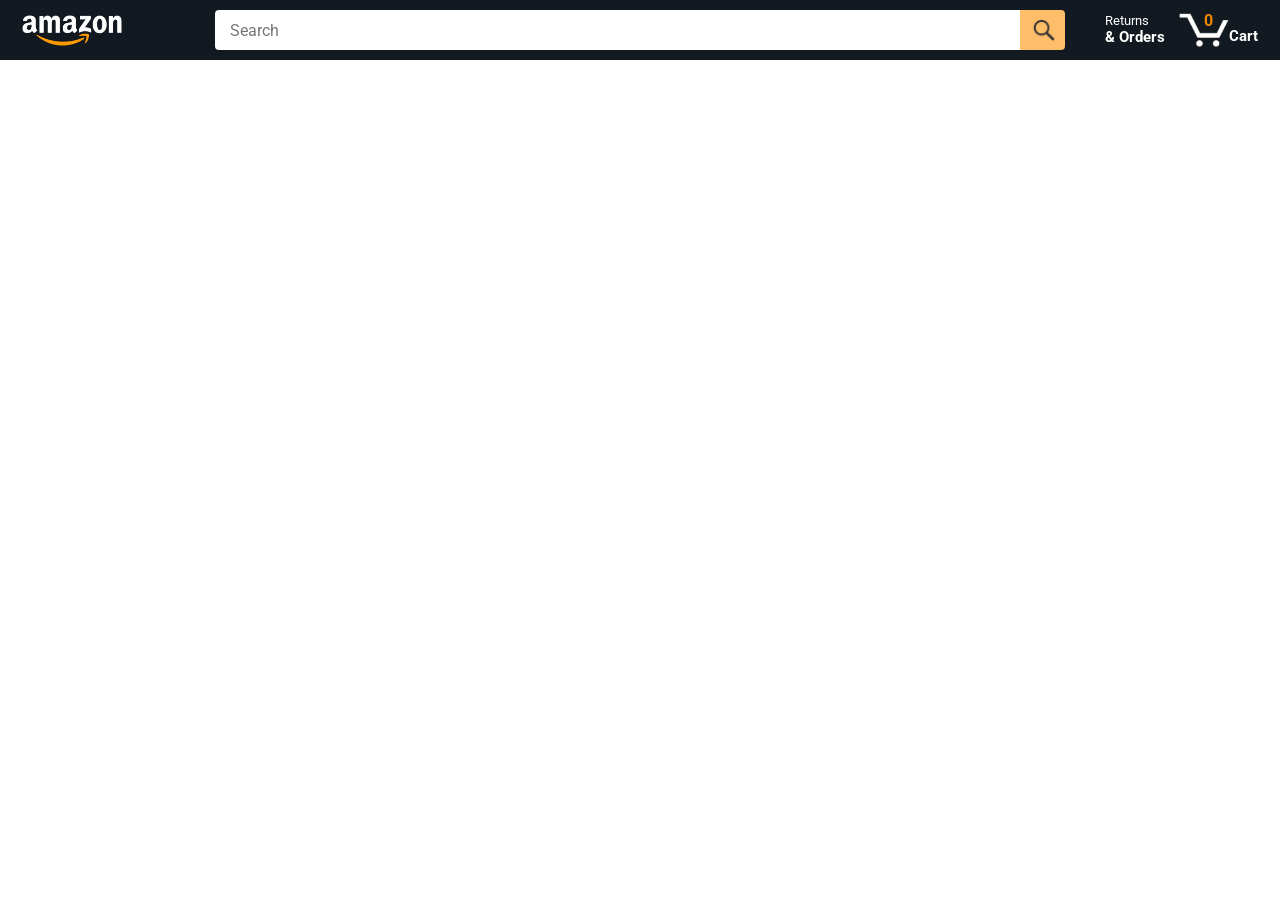
<file: index.html>
<!DOCTYPE html>
<html>
  <head>
    <title>Amazon Project</title>

    <!-- This code is needed for responsive design to work.
      (Responsive design = make the website look good on
      smaller screen sizes like a phone or a tablet). -->
    <meta name="viewport" content="width=device-width, initial-scale=1">

    <!-- Load a font called Roboto from Google Fonts. -->
    <link rel="preconnect" href="https://fonts.googleapis.com">
    <link rel="preconnect" href="https://fonts.gstatic.com" crossorigin>
    <link href="https://fonts.googleapis.com/css2?family=Roboto:wght@400;500;700&display=swap" rel="stylesheet">

    <!-- Here are the CSS files for this page. -->
    <link rel="stylesheet" href="styles/shared/general.css">
    <link rel="stylesheet" href="styles/shared/amazon-header.css">
    <link rel="stylesheet" href="styles/pages/amazon.css">
  </head>
  <body>
    <div class="amazon-header">
      <div class="amazon-header-left-section">
        <a href="index.html" class="header-link">
          <img class="amazon-logo"
            src="images/amazon-logo-white.png">
          <img class="amazon-mobile-logo"
            src="images/amazon-mobile-logo-white.png">
        </a>
      </div>

      <div class="amazon-header-middle-section">
        <input class="search-bar" type="text" placeholder="Search">

        <button class="search-button">
          <img class="search-icon" src="images/icons/search-icon.png">
        </button>
      </div>

      <div class="amazon-header-right-section">
        <a class="orders-link header-link" href="orders.html">
          <span class="returns-text">Returns</span>
          <span class="orders-text">& Orders</span>
        </a>

        <a class="cart-link header-link" href="checkout.html">
          <img class="cart-icon" src="images/icons/cart-icon.png">
          <div class="cart-quantity js-cart-quantity">0</div>
          <div class="cart-text">Cart</div>
        </a>
      </div>
    </div>

    <div class="main">
      <div class="products-grid js-products-grid">
      </div>
    </div>

    <script type="module" src="scripts/amazon.js"></script>
  </body>
</html>
</file>
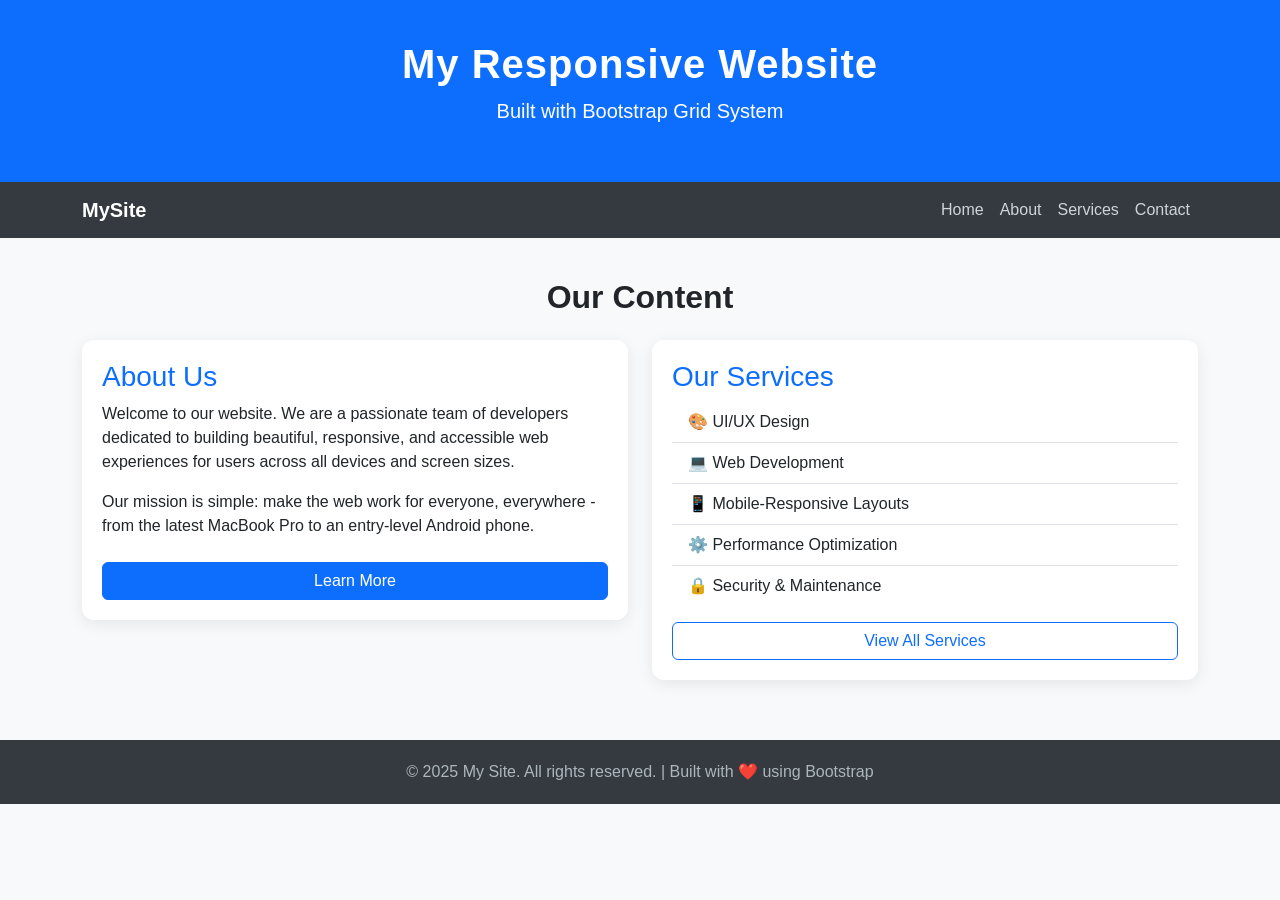
<file: ABES SEM 2 WD/index.html>
<!DOCTYPE html>
<html lang="en">
<head>
  <meta charset="UTF-8" />
  <meta name="viewport" content="width=device-width, initial-scale=1.0"/>
  <title>Responsive Bootstrap Page</title>
<!-- Bootstrap 5 CDN -->
  <link href="https://cdn.jsdelivr.net/npm/bootstrap@5.3.8/dist/css/bootstrap.min.css" rel="stylesheet" integrity="sha384-sRIl4kxILFvY47J16cr9ZwB07vP4J8+LH7qKQnuqkuIAvNWLzeN8tE5YBujZqJLB" crossorigin="anonymous">
  <style>
    /* Custom styles layered on top of Bootstrap */
    body {
      font-family: 'Segoe UI', sans-serif;
      background-color: #f8f9fa;
    }
    header {
      background-color: #0d6efd;
      color: white;
      padding: 40px 0;
      text-align: center;
    }
    header h1 {
      font-size: 2.5rem;
      font-weight: 700;
      letter-spacing: 1px;
    }
    nav {
      background-color: #343a40;
    }
    nav a {
      color: #ced4da !important;
      font-weight: 500;
      transition: color 0.3s ease;
    }
    nav a:hover {
      color: #ffffff !important;
    }
    .content-section {
      padding: 40px 0;
    }
    .card {
      border: none;
      border-radius: 12px;
      box-shadow: 0 4px 16px rgba(0,0,0,0.08);
      padding: 20px;
      margin-bottom: 20px;
    }
    .card h3 {
      color: #0d6efd;
    }
    footer {
      background-color: #343a40;
      color: #adb5bd;
      text-align: center;
      padding: 20px 0;
    }
  </style>
</head>
 <body>
  <!-- ========================
       SECTION 1: HEADER
  ========================= -->
  <header>
    <div class="container">
      <h1>My Responsive Website</h1>
      <p class="lead">Built with Bootstrap Grid System</p>
    </div>
  </header>

  <!-- ========================
       SECTION 2: NAVIGATION BAR
  ========================= -->
  <nav class="navbar navbar-expand-md navbar-dark">
    <div class="container">
      <!-- Brand / Logo -->
      <a class="navbar-brand text-white fw-bold" href="#">MySite</a>
      <!-- Hamburger Toggle (visible on small screens) -->
      <button
        class="navbar-toggler"
        type="button"
        data-bs-toggle="collapse"
        data-bs-target="#navbarMenu"
      >
        <span class="navbar-toggler-icon"></span>
      </button>
      <!-- Nav Links -->
      <div class="collapse navbar-collapse" id="navbarMenu">
        <ul class="navbar-nav ms-auto">
          <li class="nav-item"><a class="nav-link" href="#">Home</a></li>
          <li class="nav-item"><a class="nav-link" href="#">About</a></li>
          <li class="nav-item"><a class="nav-link" href="#">Services</a></li>
          <li class="nav-item"><a class="nav-link" href="#">Contact</a></li>
        </ul>
      </div>
    </div>
  </nav>

  <!-- ========================
       SECTION 3: CONTENT SECTION
  ========================= -->
  <section class="content-section">
    <div class="container">
      <h2 class="text-center mb-4 fw-bold">Our Content</h2>
      <div class="row">
        <!-- Column 1: Full width on small, half width on medium+ -->
        <div class="col-12 col-md-6">
          <div class="card">
            <h3>About Us</h3>
            <p>
              Welcome to our website. We are a passionate team of developers
              dedicated to building beautiful, responsive, and accessible
              web experiences for users across all devices and screen sizes.
            </p>
            <p>
              Our mission is simple: make the web work for everyone,
              everywhere - from the latest MacBook Pro to an entry-level Android phone.
            </p>
            <a href="#" class="btn btn-primary mt-2">Learn More</a>
          </div>
        </div>
        <!-- Column 2: Full width on small, half width on medium+ -->
        <div class="col-12 col-md-6">
          <div class="card">
            <h3>Our Services</h3>
            <ul class="list-group list-group-flush">
              <li class="list-group-item">🎨 UI/UX Design</li>
              <li class="list-group-item">💻 Web Development</li>
              <li class="list-group-item">📱 Mobile-Responsive Layouts</li>
              <li class="list-group-item">⚙️ Performance Optimization</li>
              <li class="list-group-item">🔒 Security & Maintenance</li>
            </ul>
            <a href="#" class="btn btn-outline-primary mt-3">View All Services</a>
          </div>
        </div>
      </div>
      <!-- END ROW -->
    </div>
    <!-- END CONTAINER -->
  </section>

  <!-- ========================
       SECTION 4: FOOTER
  ========================= -->
  <footer>
    <div class="container">
      <p class="mb-0">
        &copy; 2025 My Site. All rights reserved. | Built with ❤️ using Bootstrap
      </p>
    </div>
  </footer>

<!-- Bootstrap 5 JS Bundle (for navbar toggle to work) -->
 <script src="https://cdn.jsdelivr.net/npm/bootstrap@5.3.8/dist/js/bootstrap.bundle.min.js" integrity="sha384-FKyoEForCGlyvwx9Hj09JcYn3nv7wiPVlz7YYwJrWVcXK/BmnVDxM+D2scQbITxI" crossorigin="anonymous"></script>
</body>
</html>
</file>
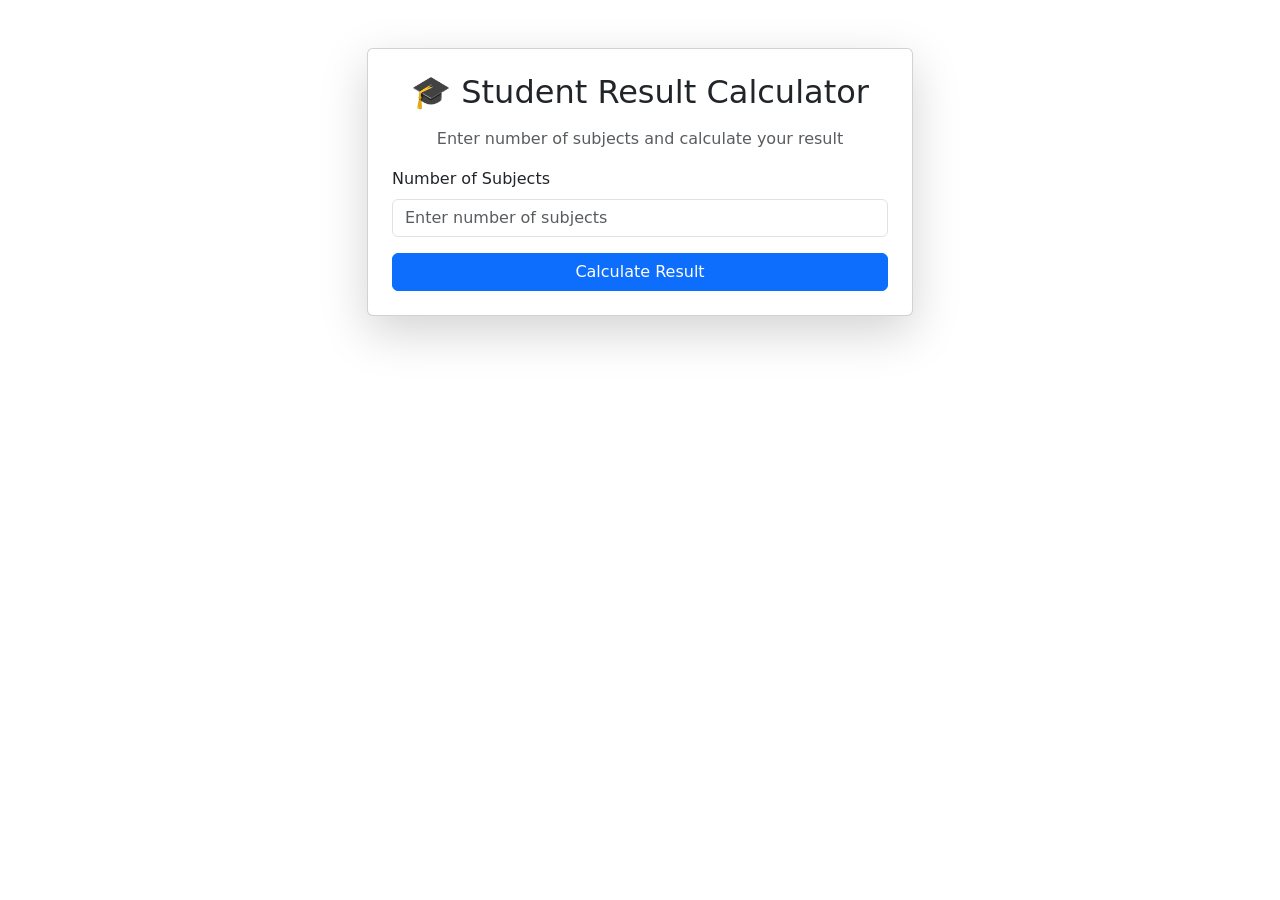
<file: JAVASCRIPT/experiment4/index.html>
<!DOCTYPE html>
<html lang="en">
<head>
<meta charset="UTF-8">
<meta name="viewport" content="width=device-width, initial-scale=1.0">
<title>Student Result Calculator</title>
<link href="https://cdn.jsdelivr.net/npm/bootstrap@5.3.2/dist/css/bootstrap.min.css" rel="stylesheet">
</head>
<body class="bg-white text-light">
<div class="container py-5">
<div class="row justify-content-center">
<div class="col-md-6">
<div class="card shadow-lg">
<div class="card-body p-4">
<h2 class="text-center mb-3">🎓 Student Result Calculator</h2>
<p class="text-center text-muted">Enter number of subjects and calculate your result</p>
<div class="mb-3">
<label class="form-label">Number of Subjects</label>
<input 
type="number"
id="numSubjects"
class="form-control"
placeholder="Enter number of subjects"min="1"max="20">
</div>
<div class="d-grid">
<button class="btn btn-primary"onclick="calculateResult()">Calculate Result</button></div>
<div id="resultBox" class="mt-4 d-none"></div></div></div></div></div></div>
<script src="script.js"></script>
</body>
</html>
</file>
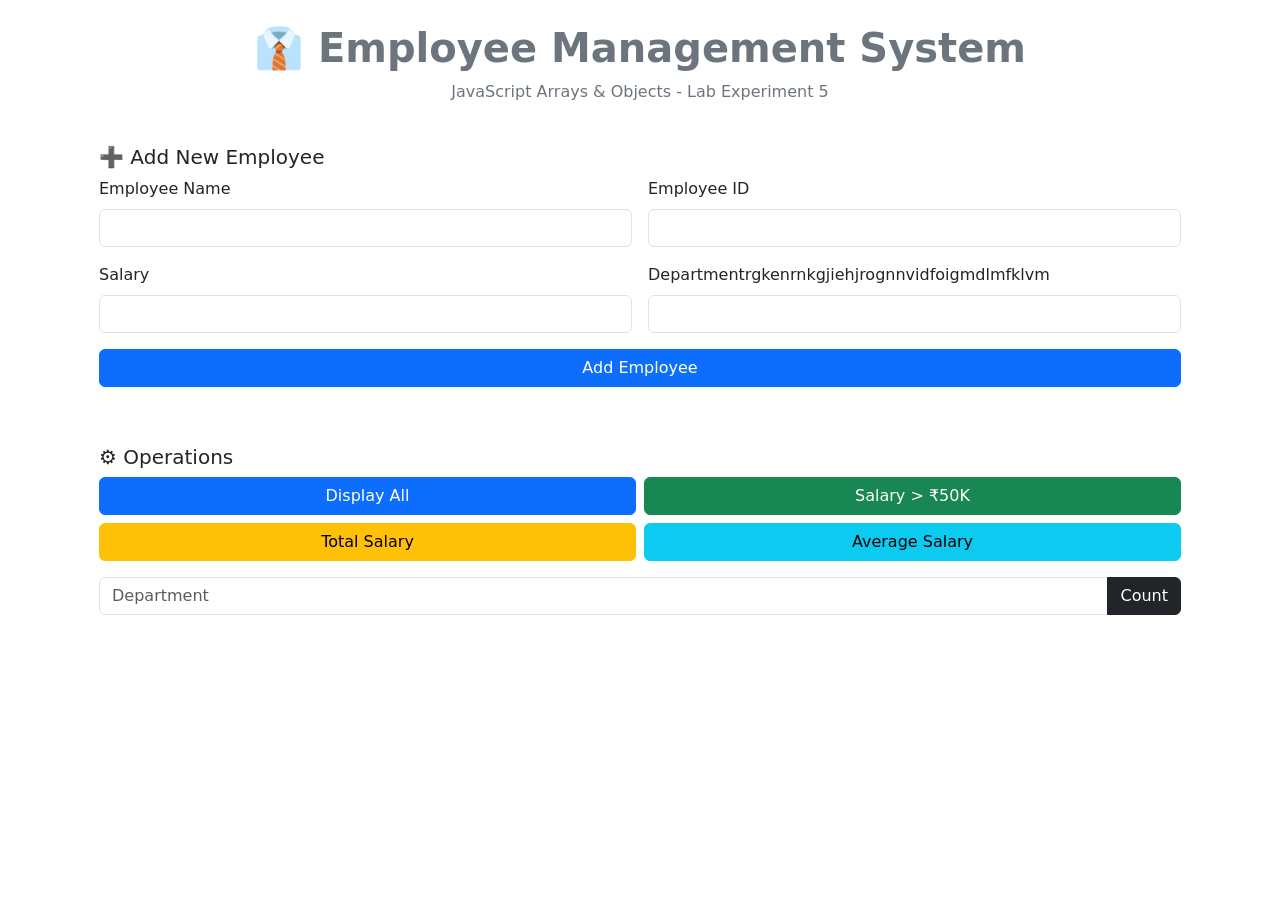
<file: JAVASCRIPT/experiment5/index.html>
<!DOCTYPE html>
<html lang="en">
<head>
<meta charset="UTF-8">
<meta name="viewport" content="width=device-width, initial-scale=1.0">
<title>Employee Management System | JS Lab</title>
<!-- Bootstrap -->
<link href="https://cdn.jsdelivr.net/npm/bootstrap@5.3.3/dist/css/bootstrap.min.css" rel="stylesheet">
<!-- Custom CSS -->
<link rel="stylesheet" href="style.css">
</head>
<body class="bg-blue text-light">
<div class="container py-4">
<!-- Header -->
<div class="text-center mb-4">
<h1 class="fw-bold text-secondary">👔 Employee Management System </h1>
<p class="text-secondary">JavaScript Arrays & Objects - Lab Experiment 5</p>
</div>
<!-- Add Employee -->
<div class="card glass mb-4">
<div class="card-body">
<h5 class="card-title">➕ Add New Employee</h5>
<div class="row g-3">
<div class="col-md-6">
<label class="form-label">Employee Name</label>
<input type="text" id="empName" class="form-control">
</div>
<div class="col-md-6">
<label class="form-label">Employee ID</label>
<input type="number" id="empId" class="form-control">
</div>
<div class="col-md-6">
<label class="form-label">Salary</label>
<input type="number" id="empSalary" class="form-control">
</div>
<div class="col-md-6">
<label class="form-label">Department</label>rgkenrnkgjiehjrognnvidfoigmdlmfklvm
<input type="text" id="empDept" class="form-control">
</div>
</div>
<button class="btn btn-primary mt-3 w-100" onclick="addEmployee()">Add Employee</button>
<div id="addMessage" class="mt-3 hidden"></div>
</div>
</div>
<!-- Operations -->
<div class="card glass mb-4">
<div class="card-body">
<h5 class="card-title">⚙️ Operations</h5>
<div class="row g-2">
<div class="col-md-6">
<button class="btn btn-primary w-100" onclick="displayAllEmployees()">Display All</button>
</div>
<div class="col-md-6">
<button class="btn btn-success w-100" onclick="filterHighSalary()">Salary > ₹50K</button>
</div>
<div class="col-md-6">
<button class="btn btn-warning w-100" onclick="calculateTotalSalary()">Total Salary</button>
</div>
<div class="col-md-6">
<button class="btn btn-info w-100" onclick="calculateAverageSalary()">Average Salary</button>
</div>
</div>
<div class="input-group mt-3">
<input type="text" id="deptInput" class="form-control" placeholder="Department">
<button class="btn btn-dark" onclick="countByDepartment()">Count</button>
</div>
</div>
</div>
<!-- Results -->
<div class="card glass">
<div class="card-body">
<div id="resultArea" class="hidden"></div>
</div>
</div>
</div>
<script src="script.js"></script>
</body>
</html>
</file>
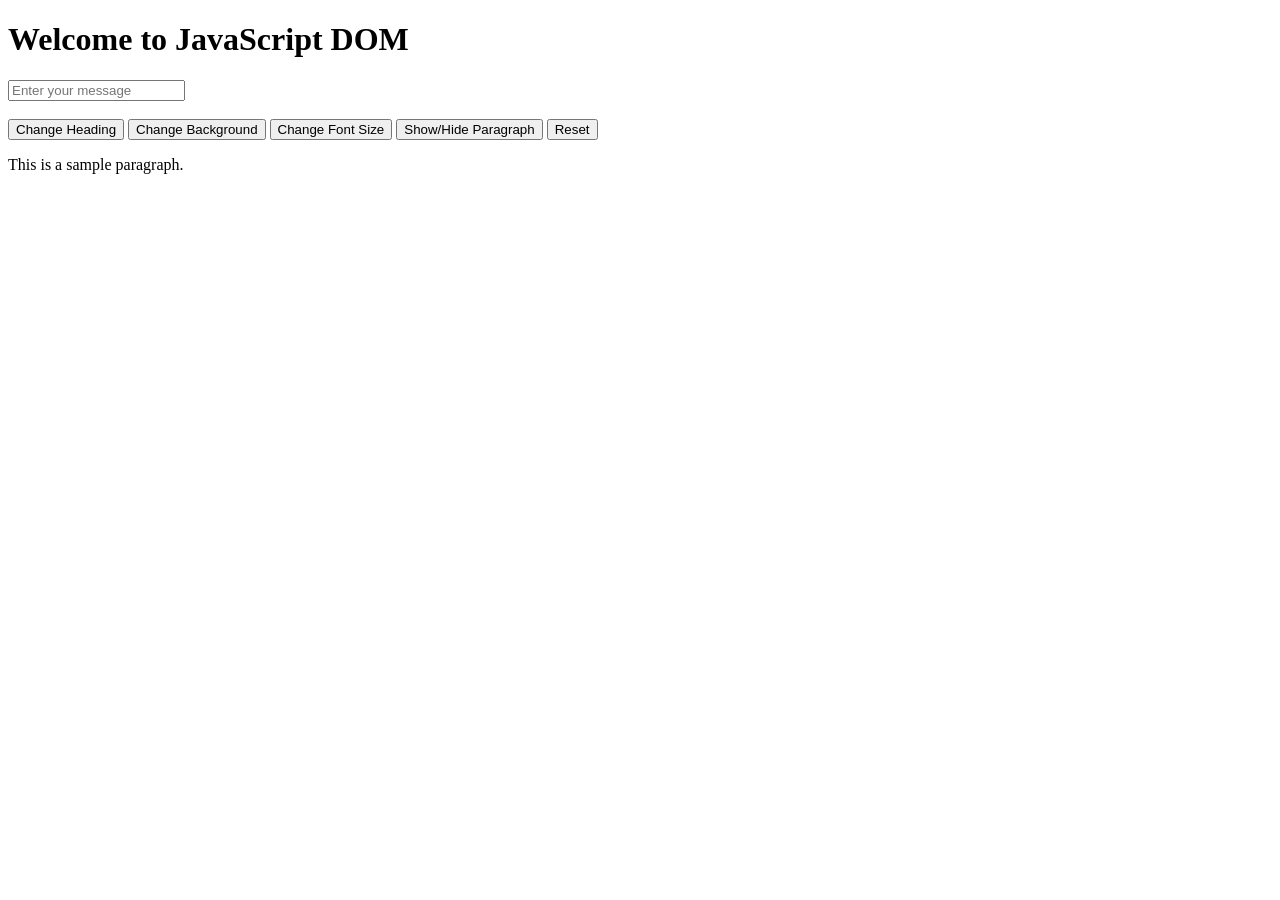
<file: JAVASCRIPT/experiment6/index.html>
<!DOCTYPE html>
<html>
<head>
    <title>DOM Manipulation Experiment</title>
</head>
<body>
    <h1 id="heading">Welcome to JavaScript DOM</h1>
    <input type="text" id="inputText" placeholder="Enter your message">
    <br><br>
    <button id="changeTextBtn">Change Heading</button>
    <button id="colorBtn">Change Background</button>
    <button id="fontBtn">Change Font Size</button>
    <button id="toggleBtn">Show/Hide Paragraph</button>
    <button id="resetBtn">Reset</button>
    <p id="para">This is a sample paragraph.</p>
    <script src="script.js"></script>
</body>
</html>
</file>
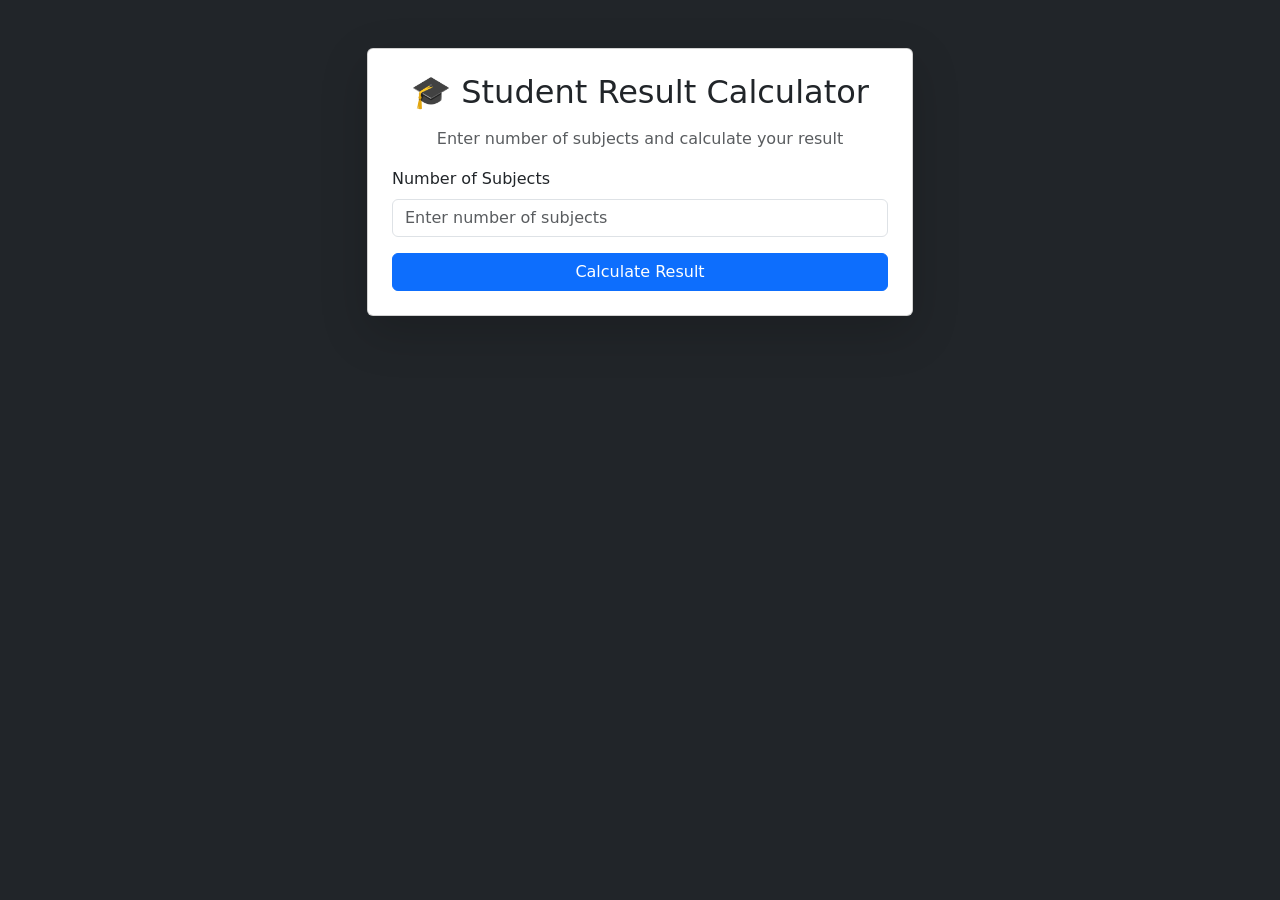
<file: ABES SEM 2 WD/JAVASCRIPT/experiment4/index.html>
<!DOCTYPE html>
<html lang="en">
<head>

<meta charset="UTF-8">
<meta name="viewport" content="width=device-width, initial-scale=1.0">

<title>Student Result Calculator</title>

<link href="https://cdn.jsdelivr.net/npm/bootstrap@5.3.2/dist/css/bootstrap.min.css" rel="stylesheet">

</head>

<body class="bg-dark text-light">

<div class="container py-5">

<div class="row justify-content-center">

<div class="col-md-6">

<div class="card shadow-lg">

<div class="card-body p-4">

<h2 class="text-center mb-3">🎓 Student Result Calculator</h2>

<p class="text-center text-muted">
Enter number of subjects and calculate your result
</p>

<div class="mb-3">

<label class="form-label">Number of Subjects</label>

<input 
type="number"
id="numSubjects"
class="form-control"
placeholder="Enter number of subjects"
min="1"
max="20"
>

</div>

<div class="d-grid">

<button class="btn btn-primary"
onclick="calculateResult()">

Calculate Result

</button>

</div>

<div id="resultBox" class="mt-4 d-none"></div>

</div>

</div>

</div>

</div>

</div>

<script src="script.js"></script>

</body>
</html>
</file>
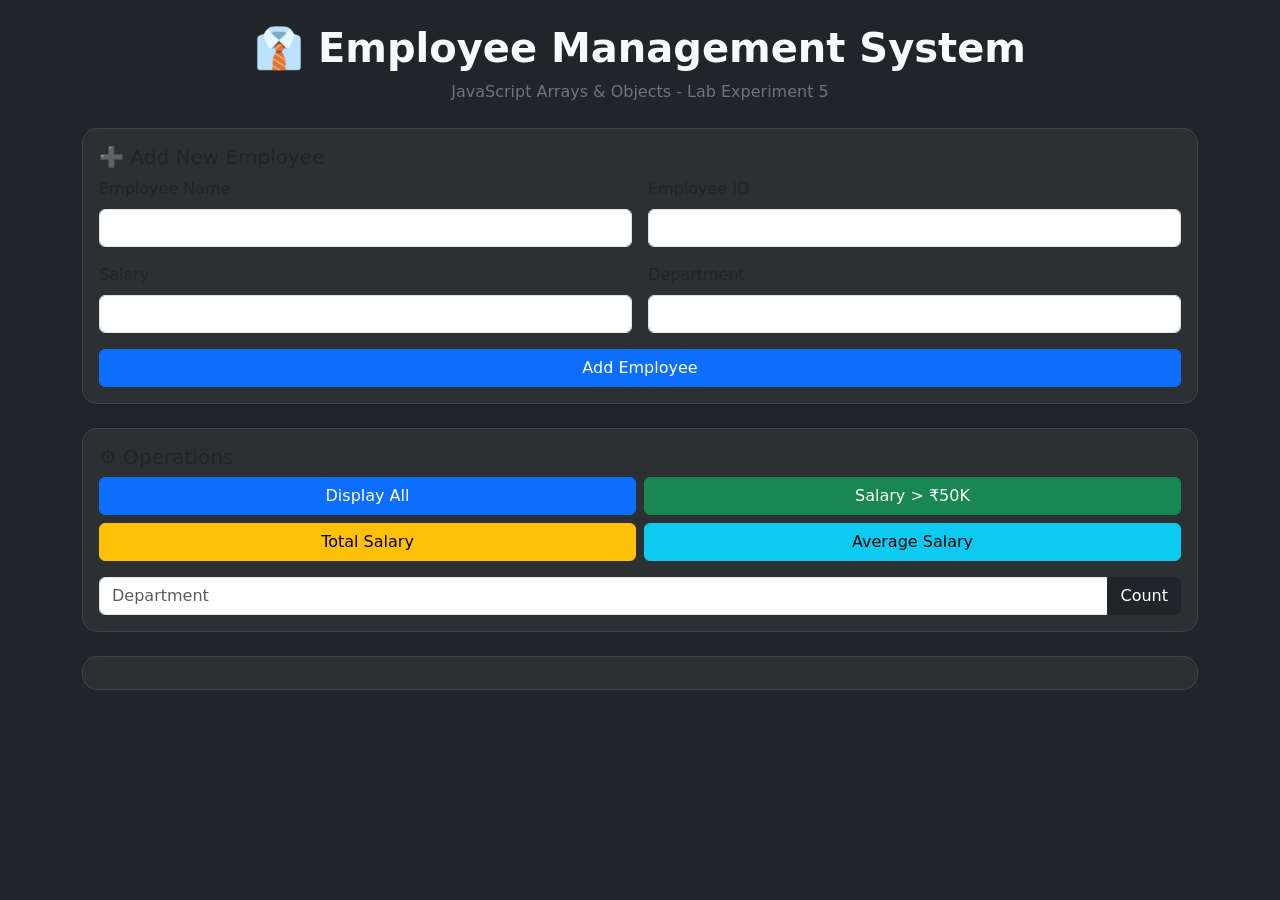
<file: ABES SEM 2 WD/JAVASCRIPT/experiment5/index.html>
<!DOCTYPE html>
<html lang="en">
<head>
<meta charset="UTF-8">
<meta name="viewport" content="width=device-width, initial-scale=1.0">
<title>Employee Management System | JS Lab</title>
<!-- Bootstrap -->
<link href="https://cdn.jsdelivr.net/npm/bootstrap@5.3.3/dist/css/bootstrap.min.css" rel="stylesheet">
<!-- Custom CSS -->
<link rel="stylesheet" href="style.css">
</head>
<body class="bg-dark text-light">
<div class="container py-4">
<!-- Header -->
<div class="text-center mb-4">
<h1 class="fw-bold">👔 Employee Management System</h1>
<p class="text-secondary">JavaScript Arrays & Objects - Lab Experiment 5</p>
</div>
<!-- Add Employee -->
<div class="card glass mb-4">
<div class="card-body">
<h5 class="card-title">➕ Add New Employee</h5>
<div class="row g-3">
<div class="col-md-6">
<label class="form-label">Employee Name</label>
<input type="text" id="empName" class="form-control">
</div>
<div class="col-md-6">
<label class="form-label">Employee ID</label>
<input type="number" id="empId" class="form-control">
</div>
<div class="col-md-6">
<label class="form-label">Salary</label>
<input type="number" id="empSalary" class="form-control">
</div>
<div class="col-md-6">
<label class="form-label">Department</label>
<input type="text" id="empDept" class="form-control">
</div>
</div>
<button class="btn btn-primary mt-3 w-100" onclick="addEmployee()">Add Employee</button>
<div id="addMessage" class="mt-3 hidden"></div>
</div>
</div>
<!-- Operations -->
<div class="card glass mb-4">
<div class="card-body">
<h5 class="card-title">⚙️ Operations</h5>
<div class="row g-2">
<div class="col-md-6">
<button class="btn btn-primary w-100" onclick="displayAllEmployees()">Display All</button>
</div>
<div class="col-md-6">
<button class="btn btn-success w-100" onclick="filterHighSalary()">Salary > ₹50K</button>
</div>
<div class="col-md-6">
<button class="btn btn-warning w-100" onclick="calculateTotalSalary()">Total Salary</button>
</div>
<div class="col-md-6">
<button class="btn btn-info w-100" onclick="calculateAverageSalary()">Average Salary</button>
</div>
</div>
<div class="input-group mt-3">
<input type="text" id="deptInput" class="form-control" placeholder="Department">
<button class="btn btn-dark" onclick="countByDepartment()">Count</button>
</div>
</div>
</div>
<!-- Results -->
<div class="card glass">
<div class="card-body">
<div id="resultArea" class="hidden"></div>
</div>
</div>
</div>
<script src="script.js"></script>
</body>
</html>
</file>
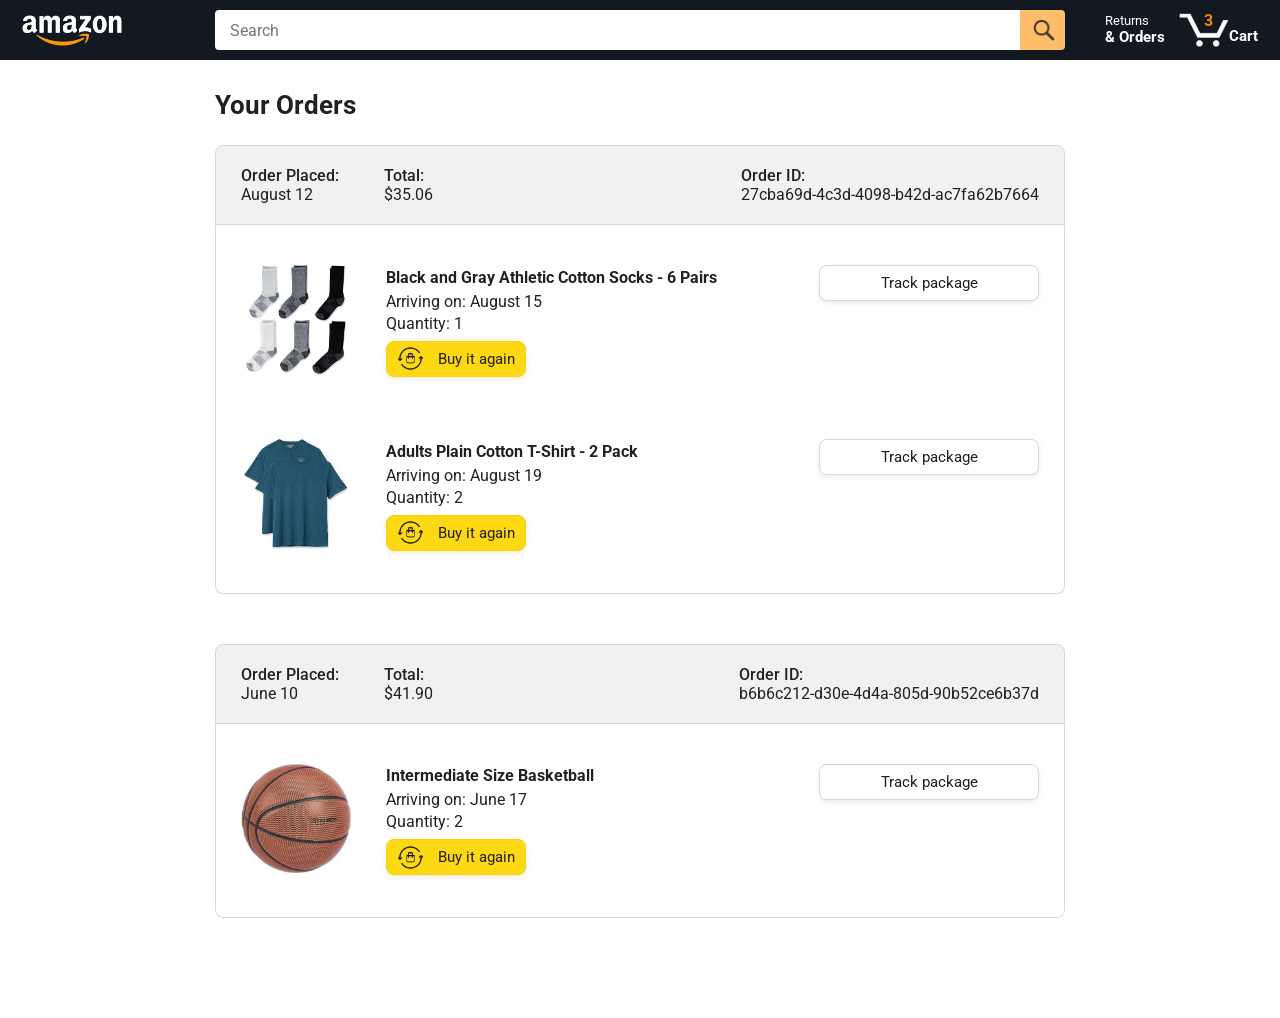
<file: orders.html>
<!DOCTYPE html>
<html>
  <head>
    <title>Orders</title>

    <!-- This code is needed for responsive design to work.
      (Responsive design = make the website look good on
      smaller screen sizes like a phone or a tablet). -->
    <meta name="viewport" content="width=device-width, initial-scale=1">

    <!-- Load a font called Roboto from Google Fonts. -->
    <link rel="preconnect" href="https://fonts.googleapis.com">
    <link rel="preconnect" href="https://fonts.gstatic.com" crossorigin>
    <link href="https://fonts.googleapis.com/css2?family=Roboto:wght@400;500;700&display=swap" rel="stylesheet">

    <!-- Here are the CSS files for this page. -->
    <link rel="stylesheet" href="styles/shared/general.css">
    <link rel="stylesheet" href="styles/shared/amazon-header.css">
    <link rel="stylesheet" href="styles/pages/orders.css">
  </head>
  <body>
    <div class="amazon-header">
      <div class="amazon-header-left-section">
        <a href="index.html" class="header-link">
          <img class="amazon-logo"
            src="images/amazon-logo-white.png">
          <img class="amazon-mobile-logo"
            src="images/amazon-mobile-logo-white.png">
        </a>
      </div>

      <div class="amazon-header-middle-section">
        <input class="search-bar" type="text" placeholder="Search">

        <button class="search-button">
          <img class="search-icon" src="images/icons/search-icon.png">
        </button>
      </div>

      <div class="amazon-header-right-section">
        <a class="orders-link header-link" href="orders.html">
          <span class="returns-text">Returns</span>
          <span class="orders-text">& Orders</span>
        </a>

        <a class="cart-link header-link" href="checkout.html">
          <img class="cart-icon" src="images/icons/cart-icon.png">
          <div class="cart-quantity">3</div>
          <div class="cart-text">Cart</div>
        </a>
      </div>
    </div>

    <div class="main">
      <div class="page-title">Your Orders</div>

      <div class="orders-grid">
        <div class="order-container">

          <div class="order-header">
            <div class="order-header-left-section">
              <div class="order-date">
                <div class="order-header-label">Order Placed:</div>
                <div>August 12</div>
              </div>
              <div class="order-total">
                <div class="order-header-label">Total:</div>
                <div>$35.06</div>
              </div>
            </div>

            <div class="order-header-right-section">
              <div class="order-header-label">Order ID:</div>
              <div>27cba69d-4c3d-4098-b42d-ac7fa62b7664</div>
            </div>
          </div>

          <div class="order-details-grid">
            <div class="product-image-container">
              <img src="images/products/athletic-cotton-socks-6-pairs.jpg">
            </div>

            <div class="product-details">
              <div class="product-name">
                Black and Gray Athletic Cotton Socks - 6 Pairs
              </div>
              <div class="product-delivery-date">
                Arriving on: August 15
              </div>
              <div class="product-quantity">
                Quantity: 1
              </div>
              <button class="buy-again-button button-primary">
                <img class="buy-again-icon" src="images/icons/buy-again.png">
                <span class="buy-again-message">Buy it again</span>
              </button>
            </div>

            <div class="product-actions">
              <a href="tracking.html?orderId=123&productId=456">
                <button class="track-package-button button-secondary">
                  Track package
                </button>
              </a>
            </div>

            <div class="product-image-container">
              <img src="images/products/adults-plain-cotton-tshirt-2-pack-teal.jpg">
            </div>

            <div class="product-details">
              <div class="product-name">
                Adults Plain Cotton T-Shirt - 2 Pack
              </div>
              <div class="product-delivery-date">
                Arriving on: August 19
              </div>
              <div class="product-quantity">
                Quantity: 2
              </div>
              <button class="buy-again-button button-primary">
                <img class="buy-again-icon" src="images/icons/buy-again.png">
                <span class="buy-again-message">Buy it again</span>
              </button>
            </div>

            <div class="product-actions">
              <a href="tracking.html">
                <button class="track-package-button button-secondary">
                  Track package
                </button>
              </a>
            </div>
          </div>
        </div>

        <div class="order-container">

          <div class="order-header">
            <div class="order-header-left-section">
              <div class="order-date">
                <div class="order-header-label">Order Placed:</div>
                <div>June 10</div>
              </div>
              <div class="order-total">
                <div class="order-header-label">Total:</div>
                <div>$41.90</div>
              </div>
            </div>

            <div class="order-header-right-section">
              <div class="order-header-label">Order ID:</div>
              <div>b6b6c212-d30e-4d4a-805d-90b52ce6b37d</div>
            </div>
          </div>

          <div class="order-details-grid">
            <div class="product-image-container">
              <img src="images/products/intermediate-composite-basketball.jpg">
            </div>

            <div class="product-details">
              <div class="product-name">
                Intermediate Size Basketball
              </div>
              <div class="product-delivery-date">
                Arriving on: June 17
              </div>
              <div class="product-quantity">
                Quantity: 2
              </div>
              <button class="buy-again-button button-primary">
                <img class="buy-again-icon" src="images/icons/buy-again.png">
                <span class="buy-again-message">Buy it again</span>
              </button>
            </div>

            <div class="product-actions">
              <a href="tracking.html">
                <button class="track-package-button button-secondary">
                  Track package
                </button>
              </a>
            </div>
          </div>
        </div>
      </div>
    </div>
  </body>
</html>
</file>
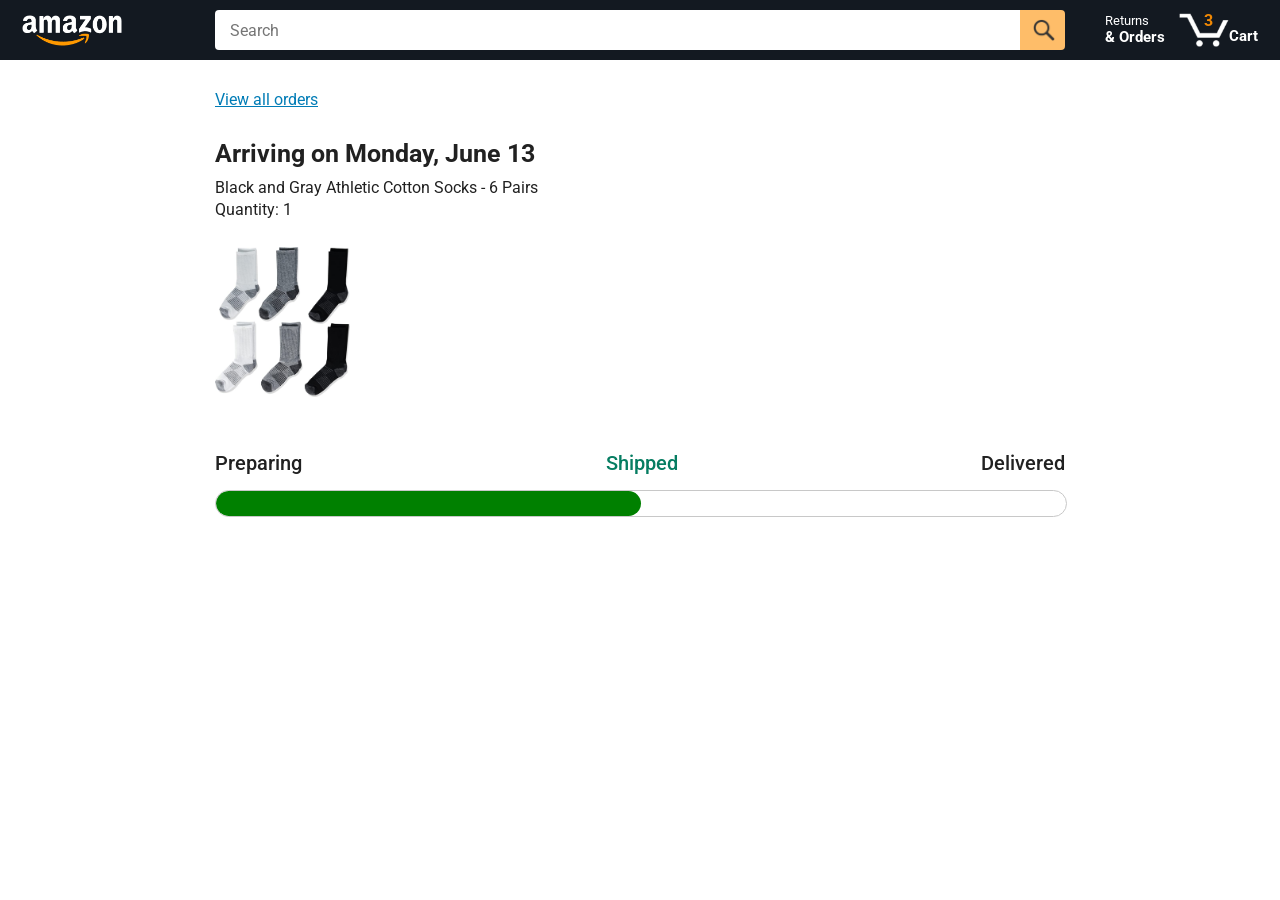
<file: tracking.html>
<!DOCTYPE html>
<html>
  <head>
    <title>Tracking</title>

    <!-- This code is needed for responsive design to work.
      (Responsive design = make the website look good on
      smaller screen sizes like a phone or a tablet). -->
    <meta name="viewport" content="width=device-width, initial-scale=1">

    <!-- Load a font called Roboto from Google Fonts. -->
    <link rel="preconnect" href="https://fonts.googleapis.com">
    <link rel="preconnect" href="https://fonts.gstatic.com" crossorigin>
    <link href="https://fonts.googleapis.com/css2?family=Roboto:wght@400;500;700&display=swap" rel="stylesheet">

    <!-- Here are the CSS files for this page. -->
    <link rel="stylesheet" href="styles/shared/general.css">
    <link rel="stylesheet" href="styles/shared/amazon-header.css">
    <link rel="stylesheet" href="styles/pages/tracking.css">
  </head>
  <body>
    <div class="amazon-header">
      <div class="amazon-header-left-section">
        <a href="amazon.html" class="header-link">
          <img class="amazon-logo"
            src="images/amazon-logo-white.png">
          <img class="amazon-mobile-logo"
            src="images/amazon-mobile-logo-white.png">
        </a>
      </div>

      <div class="amazon-header-middle-section">
        <input class="search-bar" type="text" placeholder="Search">

        <button class="search-button">
          <img class="search-icon" src="images/icons/search-icon.png">
        </button>
      </div>

      <div class="amazon-header-right-section">
        <a class="orders-link header-link" href="orders.html">
          <span class="returns-text">Returns</span>
          <span class="orders-text">& Orders</span>
        </a>

        <a class="cart-link header-link" href="checkout.html">
          <img class="cart-icon" src="images/icons/cart-icon.png">
          <div class="cart-quantity">3</div>
          <div class="cart-text">Cart</div>
        </a>
      </div>
    </div>

    <div class="main">
      <div class="order-tracking">
        <a class="back-to-orders-link link-primary" href="orders.html">
          View all orders
        </a>

        <div class="delivery-date">
          Arriving on Monday, June 13
        </div>

        <div class="product-info">
          Black and Gray Athletic Cotton Socks - 6 Pairs
        </div>

        <div class="product-info">
          Quantity: 1
        </div>

        <img class="product-image" src="images/products/athletic-cotton-socks-6-pairs.jpg">

        <div class="progress-labels-container">
          <div class="progress-label">
            Preparing
          </div>
          <div class="progress-label current-status">
            Shipped
          </div>
          <div class="progress-label">
            Delivered
          </div>
        </div>

        <div class="progress-bar-container">
          <div class="progress-bar"></div>
        </div>
      </div>
    </div>

    <script>
      const url = new URL(window.location.href);
      console.log(url.searchParams.get('orderId'));
      console.log(url.searchParams.get('productId'));
    </script>
  </body>
</html>
</file>
<file: styles/shared/general.css>
body {
  font-family: Roboto, Arial;
  color: rgb(33, 33, 33);
  /* The <body> element has a default margin of 8px
     on all sides. This removes the default margins. */
  margin: 0;
}

/* <p> elements have a default margin on the top
   and bottom. This removes the default margins. */
p {
  margin: 0;
}

button {
  cursor: pointer;
}

select {
  cursor: pointer;
}

input, select, button {
  font-family: Roboto, Arial;
}

.button-primary {
  color: rgb(33, 33, 33);
  background-color: rgb(255, 216, 20);
  border: 1px solid rgb(252, 210, 0);
  border-radius: 8px;
  cursor: pointer;
  box-shadow: 0 2px 5px rgba(213, 217, 217, 0.5);
}

.button-primary:hover {
  background-color: rgb(247, 202, 0);
  border: 1px solid rgb(242, 194, 0);
}

.button-primary:active {
  background: rgb(255, 216, 20);
  border-color: rgb(252, 210, 0);
  box-shadow: none;
}

.button-secondary {
  color: rgb(33, 33, 33);
  background: white;
  border: 1px solid rgb(213, 217, 217);
  border-radius: 8px;
  cursor: pointer;
  box-shadow: 0 2px 5px rgba(213, 217, 217, 0.5);
}

.button-secondary:hover {
  background-color: rgb(247, 250, 250);
}

.button-secondary:active {
  background-color: rgb(237, 253, 255);
  box-shadow: none;
}

/* These styles will limit text to 2 lines. Anything
   beyond 2 lines will be replaced with "..."
   You can find this code by using an A.I. tool or by
   searching in Google.
   https://css-tricks.com/almanac/properties/l/line-clamp/ */
.limit-text-to-2-lines {
  display: -webkit-box;
  -webkit-line-clamp: 2;
  -webkit-box-orient: vertical;
  overflow: hidden;
}

.link-primary {
  color: rgb(1, 124, 182);
  cursor: pointer;
}

.link-primary:hover {
  color: rgb(196, 80, 0);
}

/* Styles for dropdown selectors. */
select {
  color: rgb(33, 33, 33);
  background-color: rgb(240, 240, 240);
  border: 1px solid rgb(213, 217, 217);
  border-radius: 8px;
  padding: 3px 5px;
  font-size: 15px;
  cursor: pointer;
  box-shadow: 0 2px 5px rgba(213, 217, 217, 0.5);
}

select:focus,
input:focus {
  outline: 2px solid rgb(255, 153, 0);
}
</file>
<file: styles/shared/amazon-header.css>
.amazon-header {
  background-color: rgb(19, 25, 33);
  color: white;
  padding-left: 15px;
  padding-right: 15px;

  display: flex;
  align-items: center;
  justify-content: space-between;

  position: fixed;
  top: 0;
  left: 0;
  right: 0;
  height: 60px;
}

.amazon-header-left-section {
  width: 180px;
}

@media (max-width: 800px) {
  .amazon-header-left-section {
    width: unset;
  }
}

.header-link {
  display: inline-block;
  padding: 6px;
  border-radius: 2px;
  cursor: pointer;
  text-decoration: none;
  border: 1px solid rgba(0, 0, 0, 0);
}

.header-link:hover {
  border: 1px solid white;
}

.amazon-logo {
  width: 100px;
  margin-top: 5px;
}

.amazon-mobile-logo {
  display: none;
}

@media (max-width: 575px) {
  .amazon-logo {
    display: none;
  }

  .amazon-mobile-logo {
    display: block;
    height: 35px;
    margin-top: 5px;
  }
}

.amazon-header-middle-section {
  flex: 1;
  max-width: 850px;
  margin-left: 10px;
  margin-right: 10px;
  display: flex;
}

.search-bar {
  flex: 1;
  width: 0;
  font-size: 16px;
  height: 38px;
  padding-left: 15px;
  border: none;
  border-top-left-radius: 4px;
  border-bottom-left-radius: 4px;
  border-top-right-radius: 0;
  border-bottom-right-radius: 0;
}

.search-button {
  background-color: rgb(254, 189, 105);
  border: none;
  width: 45px;
  height: 40px;
  border-top-right-radius: 4px;
  border-bottom-right-radius: 4px;
  flex-shrink: 0;
}

.search-icon {
  height: 22px;
  margin-left: 2px;
  margin-top: 3px;
}

.amazon-header-right-section {
  width: 180px;
  flex-shrink: 0;
  display: flex;
  justify-content: end;
}

.orders-link {
  color: white;
}

.returns-text {
  display: block;
  font-size: 13px;
}

.orders-text {
  display: block;
  font-size: 15px;
  font-weight: 700;
}

.cart-link {
  color: white;
  display: flex;
  align-items: center;
  position: relative;
}

.cart-icon {
  width: 50px;
}

.cart-text {
  margin-top: 12px;
  font-size: 15px;
  font-weight: 700;
}

.cart-quantity {
  color: rgb(240, 136, 4);
  font-size: 16px;
  font-weight: 700;

  position: absolute;
  top: 4px;
  left: 22px;
  
  width: 26px;
  text-align: center;
}
</file>
<file: styles/pages/amazon.css>
.main {
  margin-top: 60px;
}

.products-grid {
  display: grid;

  /* - In CSS Grid, 1fr means a column will take up the
       remaining space in the grid.
     - If we write 1fr 1fr ... 1fr; 8 times, this will
       divide the grid into 8 columns, each taking up an
       equal amount of the space.
     - repeat(8, 1fr); is a shortcut for repeating "1fr"
       8 times (instead of typing out "1fr" 8 times).
       repeat(...) is a special property that works with
       display: grid; */
  grid-template-columns: repeat(8, 1fr);
}

/* @media is used to create responsive design (making the
   website look good on any screen size). This @media
   means when the screen width is 2000px or less, we
   will divide the grid into 7 columns instead of 8. */
@media (max-width: 2000px) {
  .products-grid {
    grid-template-columns: repeat(7, 1fr);
  }
}

/* This @media means when the screen width is 1600px or
   less, we will divide the grid into 6 columns. */
@media (max-width: 1600px) {
  .products-grid {
    grid-template-columns: repeat(6, 1fr);
  }
}

@media (max-width: 1300px) {
  .products-grid {
    grid-template-columns: repeat(5, 1fr);
  }
}

@media (max-width: 1000px) {
  .products-grid {
    grid-template-columns: repeat(4, 1fr);
  }
}

@media (max-width: 800px) {
  .products-grid {
    grid-template-columns: repeat(3, 1fr);
  }
}

@media (max-width: 575px) {
  .products-grid {
    grid-template-columns: repeat(2, 1fr);
  }
}

@media (max-width: 450px) {
  .products-grid {
    grid-template-columns: 1fr;
  }
}

.product-container {
  padding-top: 40px;
  padding-bottom: 25px;
  padding-left: 25px;
  padding-right: 25px;

  border-right: 1px solid rgb(231, 231, 231);
  border-bottom: 1px solid rgb(231, 231, 231);

  display: flex;
  flex-direction: column;
}

.product-image-container {
  display: flex;
  justify-content: center;
  align-items: center;

  height: 180px;
  margin-bottom: 20px;
}

.product-image {
  /* Images will overflow their container by default. To
    prevent this, we set max-width and max-height to 100%
    so they stay inside their container. */
  max-width: 100%;
  max-height: 100%;
}

.product-name {
  height: 40px;
  margin-bottom: 5px;
}

.product-rating-container {
  display: flex;
  align-items: center;
  margin-bottom: 10px;
}

.product-rating-stars {
  width: 100px;
  margin-right: 6px;
}

.product-rating-count {
  color: rgb(1, 124, 182);
  cursor: pointer;
  margin-top: 3px;
}

.product-price {
  font-weight: 700;
  margin-bottom: 10px;
}

.product-quantity-container {
  margin-bottom: 17px;
}

.product-spacer {
  flex: 1;
}

.added-to-cart {
  color: rgb(6, 125, 98);
  font-size: 16px;

  display: flex;
  align-items: center;
  margin-bottom: 8px;

  /* At first, the "Added to cart" message will
     be invisible. Use JavaScript to change the
     opacity and make it visible. */
  opacity: 0;
}

.added-to-cart img {
  height: 20px;
  margin-right: 5px;
}

.add-to-cart-button {
  width: 100%;
  padding: 8px;
  border-radius: 50px;
}
</file>
<file: JAVASCRIPT/experiment5/style.css>
/* Glass effect card */
.glass {
    background: rgba(255, 255, 255, 0.05);
    border: 1px solid rgba(255,255,255,0.1);
    backdrop-filter: blur(10px);
    border-radius: 15px;
}
/* Result Title */
.result-title {
    font-size: 1.3rem;
    font-weight: bold;
    margin-bottom: 10px;
}
/* Table Styling */
.emp-table {
    width: 100%;
    border-collapse: collapse;
    margin-top: 10px;
}
.emp-table th, .emp-table td {
    padding: 10px;
    border-bottom: 1px solid #444;
    text-align: left;
}
.emp-table th {
    background: #222;
}
/* Salary badges */
.badge-high {
    color: #00ff88;
    font-weight: bold;
}
.badge-low {
    color: #ccc;
}
/* Stat Cards */
.stat-card {
    background: #111;
    padding: 15px;
    border-radius: 10px;
    text-align: center;
}
.stat-label {
    font-size: 0.9rem;
    color: #aaa;
}
.stat-value {
    font-size: 1.8rem;
    font-weight: bold;
}
/* Messages */
.message {
    padding: 10px;
    border-radius: 8px;
    margin-top: 10px;
}
.success {
    background: rgba(0,255,100,0.1);
    color: #00ff88;
}
.error {
    background: rgba(255,0,0,0.1);
    color: #ff4d4d;
}
/* Empty state */
.empty-state {
    text-align: center;
    padding: 20px;
    color: #aaa;
}
/* Utility */
.hidden {
    display: none;
}
</file>
<file: ABES SEM 2 WD/JAVASCRIPT/experiment5/style.css>
/* Glass effect card */
.glass {
    background: rgba(255, 255, 255, 0.05);
    border: 1px solid rgba(255,255,255,0.1);
    backdrop-filter: blur(10px);
    border-radius: 15px;
}
/* Result Title */
.result-title {
    font-size: 1.3rem;
    font-weight: bold;
    margin-bottom: 10px;
}
/* Table Styling */
.emp-table {
    width: 100%;
    border-collapse: collapse;
    margin-top: 10px;
}
.emp-table th, .emp-table td {
    padding: 10px;
    border-bottom: 1px solid #444;
    text-align: left;
}
.emp-table th {
    background: #222;
}
/* Salary badges */
.badge-high {
    color: #00ff88;
    font-weight: bold;
}
.badge-low {
    color: #ccc;
}
/* Stat Cards */
.stat-card {
    background: #111;
    padding: 15px;
    border-radius: 10px;
    text-align: center;
}
.stat-label {
    font-size: 0.9rem;
    color: #aaa;
}
.stat-value {
    font-size: 1.8rem;
    font-weight: bold;
}
/* Messages */
.message {
    padding: 10px;
    border-radius: 8px;
    margin-top: 10px;
}
.success {
    background: rgba(0,255,100,0.1);
    color: #00ff88;
}
.error {
    background: rgba(255,0,0,0.1);
    color: #ff4d4d;
}
/* Empty state */
.empty-state {
    text-align: center;
    padding: 20px;
    color: #aaa;
}
/* Utility */
.hidden {
    display: none;
}
</file>
<file: styles/pages/orders.css>
.main {
  max-width: 850px;
  margin-top: 90px;
  margin-bottom: 100px;
  padding-left: 20px;
  padding-right: 20px;

  /* margin-left: auto;
     margin-right auto;
     Is a trick for centering an element horizontally
     without needing a container. */
  margin-left: auto;
  margin-right: auto;
}

.page-title {
  font-weight: 700;
  font-size: 26px;
  margin-bottom: 25px;
}

.orders-grid {
  display: grid;
  grid-template-columns: 1fr;
  row-gap: 50px;
}

.order-header {
  background-color: rgb(240, 242, 242);
  border: 1px solid rgb(213, 217, 217);

  display: flex;
  align-items: center;
  justify-content: space-between;

  padding: 20px 25px;
  border-top-left-radius: 8px;
  border-top-right-radius: 8px;
}

.order-header-left-section {
  display: flex;
  flex-shrink: 0;
}

.order-header-label {
  font-weight: 500;
}

.order-date,
.order-total {
  margin-right: 45px;
}

.order-header-right-section {
  flex-shrink: 1;
}

@media (max-width: 575px) {
  .order-header {
    flex-direction: column;
    align-items: start;
    line-height: 23px;
    padding: 15px;
  }

  .order-header-left-section {
    flex-direction: column;
  }

  .order-header-label {
    margin-right: 5px;
  }

  .order-date,
  .order-total {
    display: grid;
    grid-template-columns: auto 1fr;
    margin-right: 0;
  }

  .order-header-right-section {
    display: grid;
    grid-template-columns: auto 1fr;
  }
}

.order-details-grid {
  padding: 40px 25px;
  border: 1px solid rgb(213, 217, 217);
  border-top: none;
  border-bottom-left-radius: 8px;
  border-bottom-right-radius: 8px;

  display: grid;
  grid-template-columns: 110px 1fr 220px;
  column-gap: 35px;
  row-gap: 60px;
  align-items: center;
}

@media (max-width: 800px) {
  .order-details-grid {
    grid-template-columns: 110px 1fr;
    row-gap: 0;
    padding-bottom: 8px;
  }
}

@media (max-width: 450px) {
  .order-details-grid {
    grid-template-columns: 1fr;
  }
}

.product-image-container {
  text-align: center;
}

.product-image-container img {
  max-width: 110px;
  max-height: 110px;
}

.product-name {
  font-weight: 700;
  margin-bottom: 5px;
}

.product-delivery-date {
  margin-bottom: 3px;
}

.product-quantity {
  margin-bottom: 8px;
}

.buy-again-button {
  font-size: 15px;
  width: 140px;
  height: 36px;
  border-radius: 8px;

  display: flex;
  align-items: center;
  justify-content: center;
}

.buy-again-icon {
  width: 25px;
  margin-right: 15px;
}

.product-actions {
  align-self: start;
}

.track-package-button {
  width: 100%;
  font-size: 15px;
  padding: 8px;
}

@media (max-width: 800px) {
  .buy-again-button {
    margin-bottom: 10px;
  }

  .product-actions {
    /* grid-column: 2 means this element will be placed
       in column 2 in the grid. (Normally, the column that
       an element is placed in is determined by the order
       of the elements in the HTML. grid-column overrides
       this default ordering). */
    grid-column: 2;
    margin-bottom: 30px;
  }

  .track-package-button {
    width: 140px;
  }
}

@media (max-width: 450px) {
  .product-image-container {
    text-align: center;
    margin-bottom: 25px;
  }

  .product-image-container img {
    max-width: 150px;
    max-height: 150px;
  }

  .product-name {
    margin-bottom: 10px;
  }

  .product-quantity {
    margin-bottom: 15px;
  }

  .buy-again-button {
    width: 100%;
    margin-bottom: 15px;
  }

  .product-actions {
    /* grid-column: auto; undos grid-column: 2; from above.
       This element will now be placed in its normal column
       in the grid. */
    grid-column: auto;
    margin-bottom: 70px;
  }

  .track-package-button {
    width: 100%;
    padding: 12px;
  }
}
</file>
<file: styles/pages/tracking.css>
.main {
  max-width: 850px;
  margin-top: 90px;
  margin-bottom: 100px;
  padding-left: 30px;
  padding-right: 30px;

  /* margin-left: auto;
     margin-right auto;
     Is a trick for centering an element horizontally
     without needing a container. */
  margin-left: auto;
  margin-right: auto;
}

.back-to-orders-link {
  display: inline-block;
  margin-bottom: 30px;
}

.delivery-date {
  font-size: 25px;
  font-weight: 700;
  margin-bottom: 10px;
}

.product-info {
  margin-bottom: 3px;
}

.product-image {
  max-width: 150px;
  max-height: 150px;
  margin-top: 25px;
  margin-bottom: 50px;
}

.progress-labels-container {
  display: flex;
  justify-content: space-between;
  font-size: 20px;
  font-weight: 500;
  margin-bottom: 15px;
}

.current-status {
  color: rgb(6, 125, 98);
}

@media (max-width: 575px) {
  .progress-labels-container {
    font-size: 16px;
  }
}

@media (max-width: 450px) {
  .progress-labels-container {
    flex-direction: column;
    margin-bottom: 5px;
  }

  .progress-label {
    margin-bottom: 3px;
  }
}

.progress-bar-container {
  height: 25px;
  width: 100%;

  border: 1px solid rgb(200, 200, 200);
  border-radius: 50px;
  overflow: hidden;
}

.progress-bar {
  height: 100%;
  background-color: green;
  border-radius: 50px;
  width: 50%;
}
</file>
